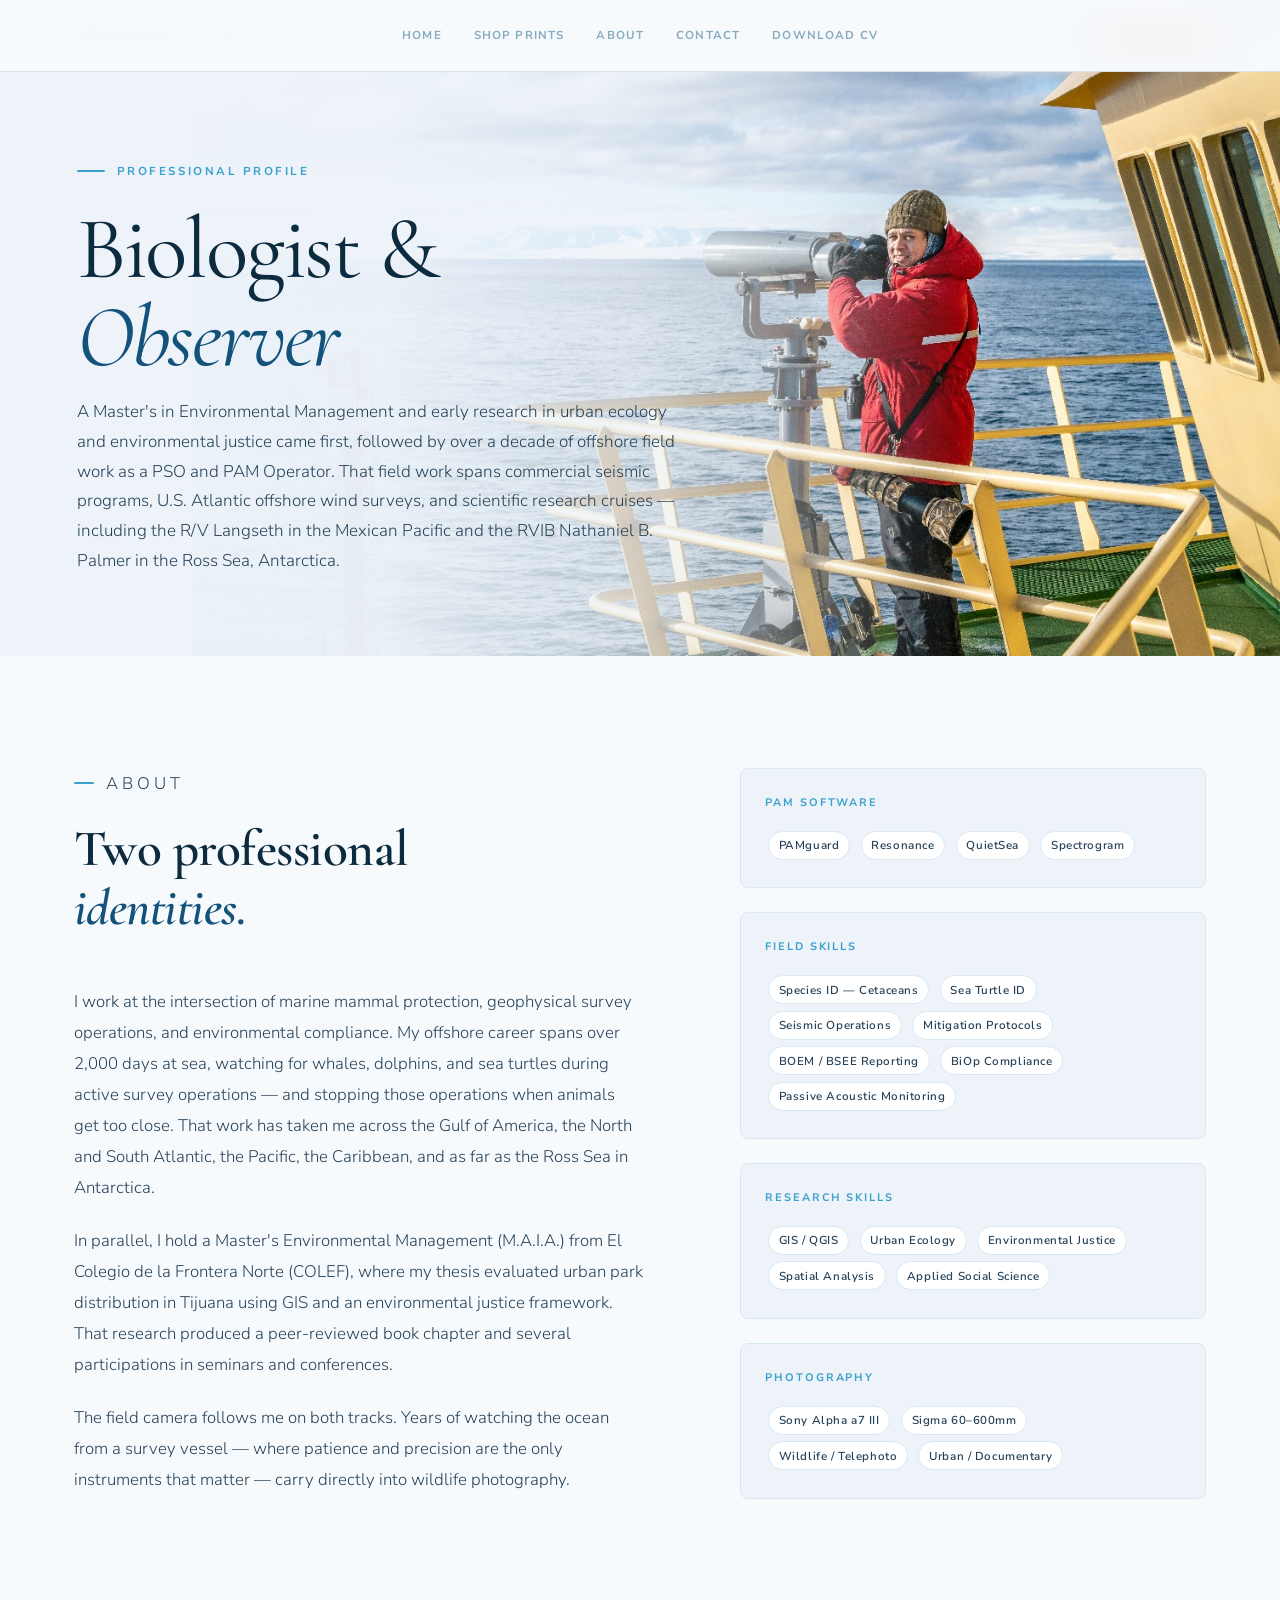
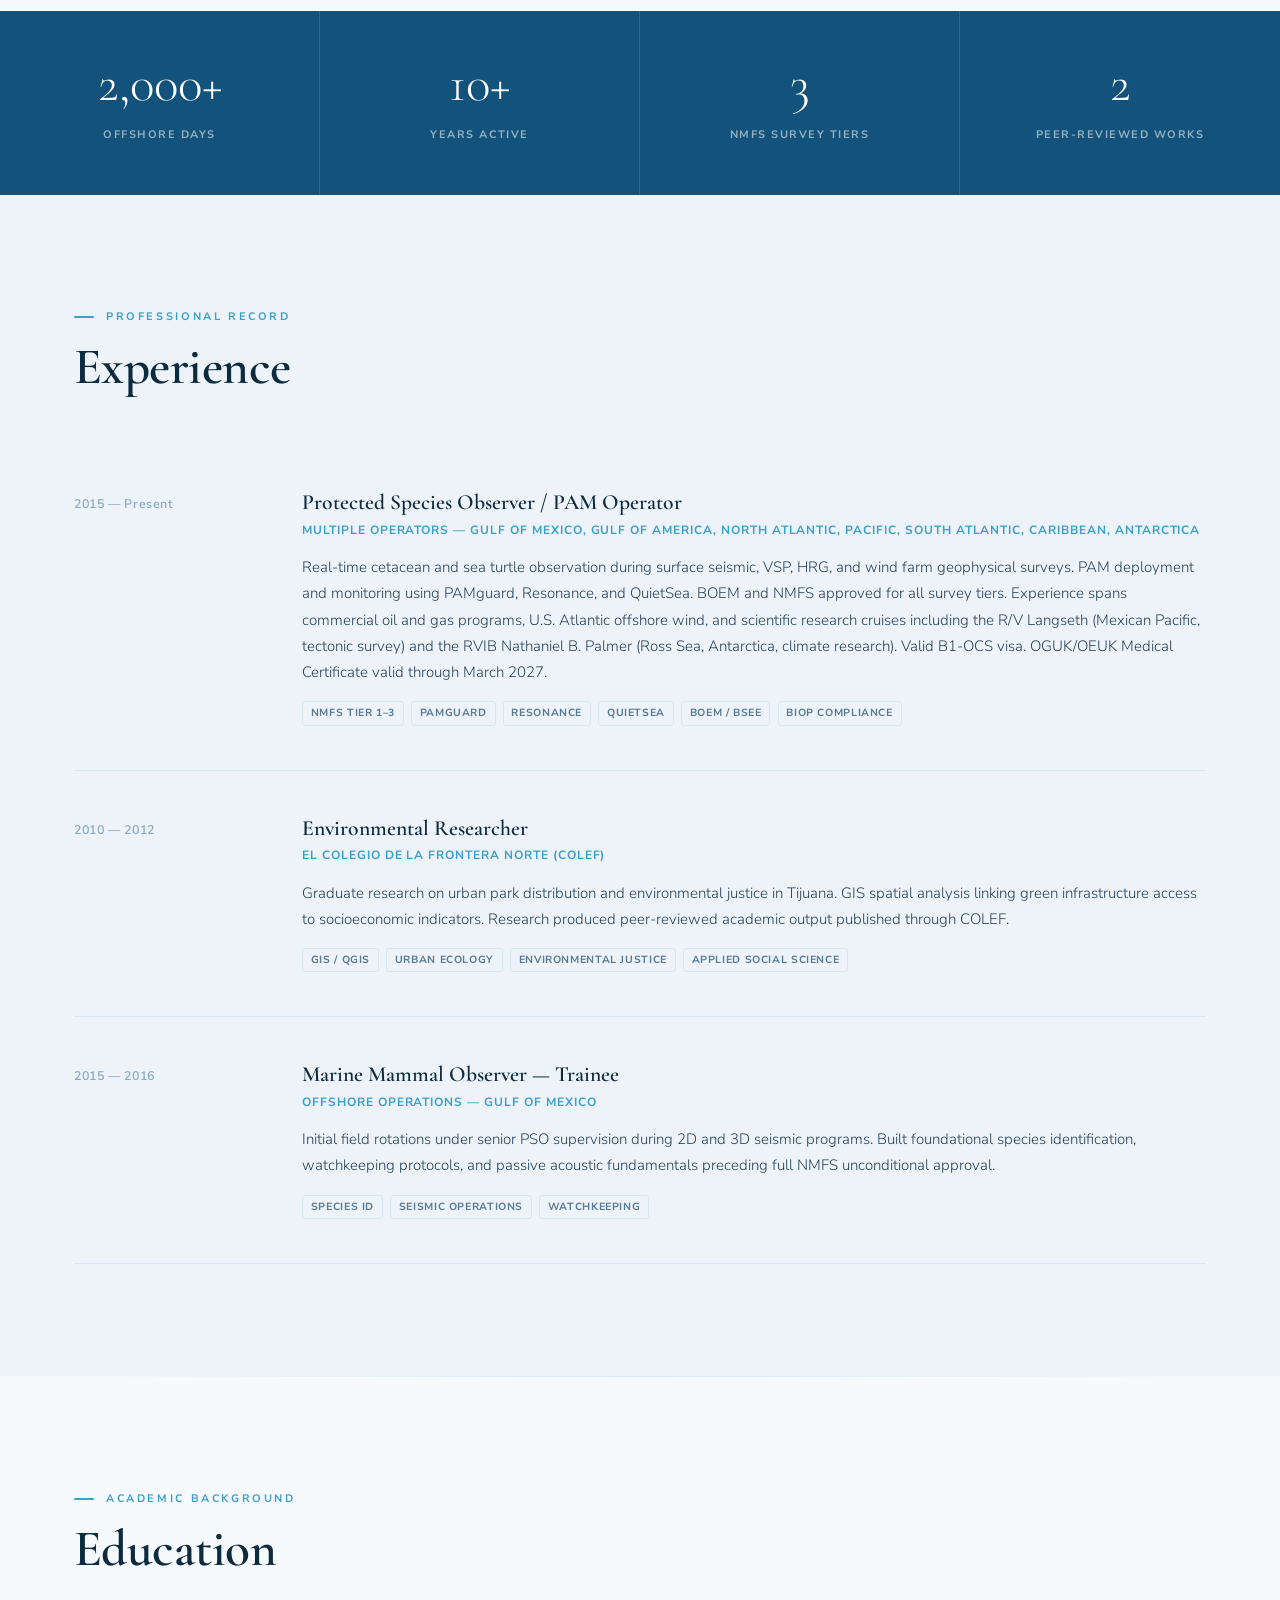
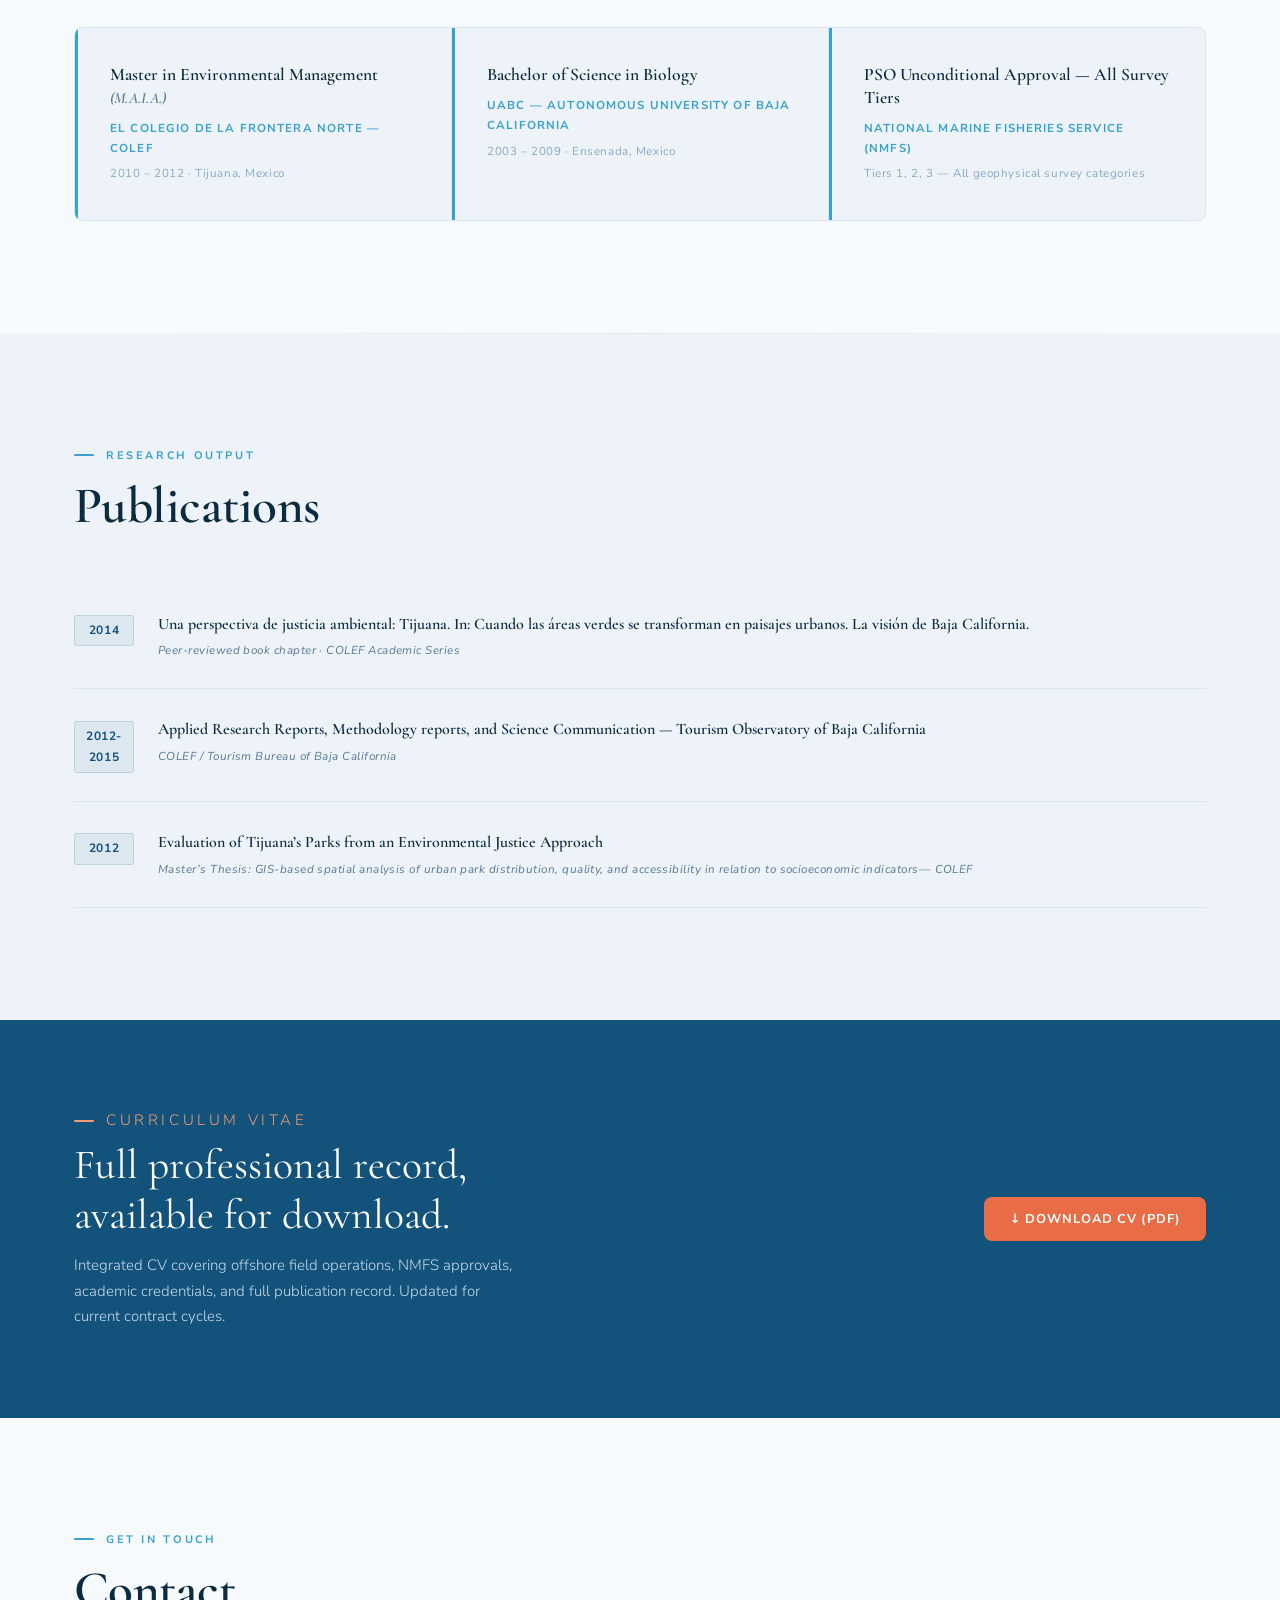
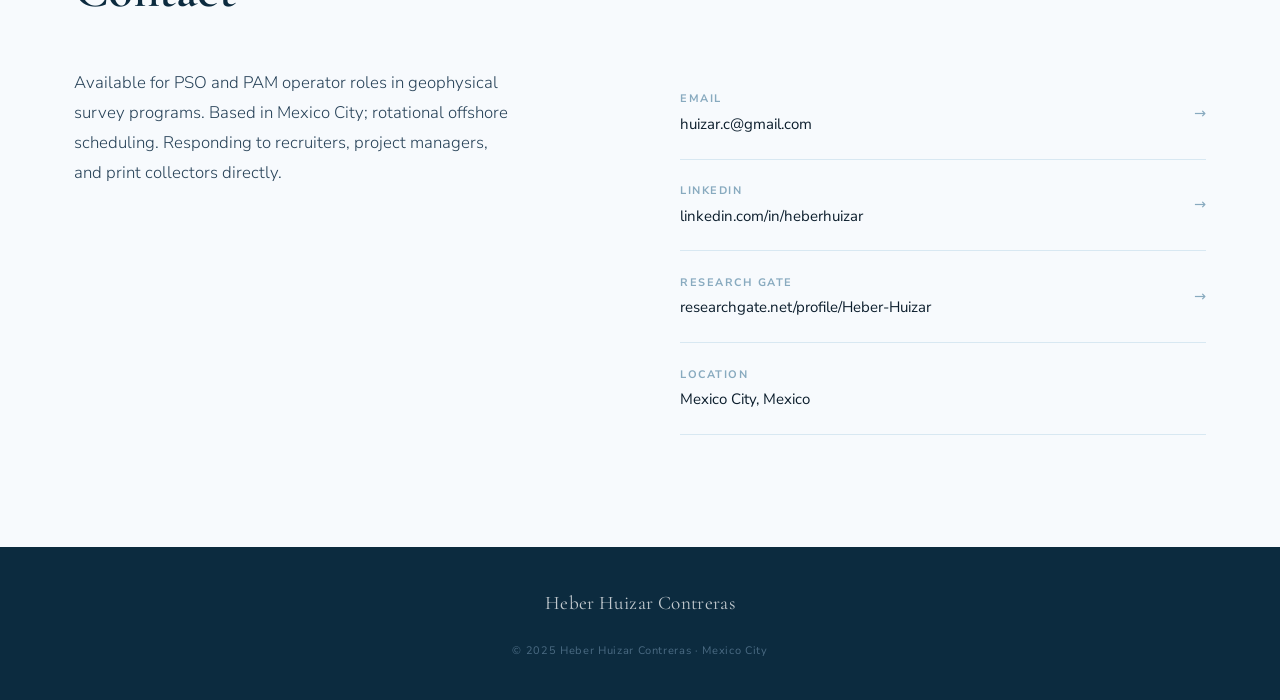
<file: about.html>
<!DOCTYPE html>
<html lang="en">
<head>
<meta charset="UTF-8">
<meta name="viewport" content="width=device-width, initial-scale=1.0">
<title>About — Heber Huizar Contreras</title>
<link rel="stylesheet" href="style.css">
<style>
/* ── ABOUT HERO ── */
#about-hero {
  min-height: 60vh;
  display: flex; flex-direction: column; justify-content: flex-end;
  padding: calc(var(--nav-h) + 5rem) clamp(1.5rem, 6vw, 5rem) 5rem;
  position: relative; overflow: hidden;
  background: var(--pearl);
}
.ahero-bg {
  position: absolute; inset: 0;
  background:
    linear-gradient(90deg,
      rgba(237,243,249,1) 0%,
      rgba(237,243,249,0.97) 30%,
      rgba(237,243,249,0.7) 50%,
      rgba(237,243,249,0.0) 75%),
    url('heber-portrait.jpg') 100% center / 85% auto no-repeat, 
    #edf3f9;
}
.ahero-content { position: relative; z-index: 1; max-width: var(--max-w); margin: 0 auto; width: 100%; }
.ahero-eyebrow {
  display: inline-flex; align-items: center; gap: 0.75rem;
  font-size: 0.72rem; font-weight: 700; letter-spacing: 0.22em; text-transform: uppercase;
  color: var(--shallow); margin-bottom: 1.5rem;
}
.ahero-eyebrow::before { content: ''; width: 28px; height: 2px; background: var(--shallow); border-radius: 2px; }
.ahero-title {
  font-family: var(--serif);
  font-size: clamp(2.8rem, 7vw, 5.5rem);
  font-weight: 400; line-height: 1.0; color: var(--deep);
  letter-spacing: -0.025em; margin-bottom: 1rem;
}
.ahero-title em { font-style: italic; color: var(--ocean); }
.ahero-sub { font-size: 1.0625rem; font-weight: 300; color: var(--ink-mid); max-width: 60ch; line-height: 1.75; }

/* ── ABOUT BODY ── */
#about-body { background: var(--foam); }
.about-grid { display: grid; grid-template-columns: 1.1fr 0.9fr; gap: 6rem; align-items: start; }
.about-text p { color: var(--ink-mid); font-size: 1.05rem; font-weight: 300; line-height: 1.85; margin-bottom: 1.35rem; }
.about-text p:last-child { margin-bottom: 0; }

.about-sidebar { display: flex; flex-direction: column; gap: 1.5rem; }

.sidebar-card {
  background: var(--pearl); border: 1px solid var(--mist);
  border-radius: var(--r); padding: 1.5rem;
}
.sidebar-card-title {
  font-size: 0.68rem; font-weight: 700; letter-spacing: 0.18em; text-transform: uppercase;
  color: var(--shallow); margin-bottom: 1rem;
}
.skill-tag {
  display: inline-block;
  font-size: 0.72rem; font-weight: 600; letter-spacing: 0.05em;
  border: 1px solid var(--mist); color: var(--ink-mid);
  background: #fff; padding: 0.3em 0.85em; border-radius: 99px; margin: 0.2rem;
}

/* ── STATS BAR ── */
#stats-bar { background: var(--ocean); }
.stats-row { display: grid; grid-template-columns: repeat(4, 1fr); }
.stat-item { padding: 3rem 2rem; border-right: 1px solid rgba(255,255,255,0.12); text-align: center; }
.stat-item:last-child { border-right: none; }
.stat-n { font-family: var(--serif); font-size: 3.2rem; font-weight: 300; color: #fff; line-height: 1; display: block; margin-bottom: 0.5rem; }
.stat-l { font-size: 0.68rem; font-weight: 700; letter-spacing: 0.14em; text-transform: uppercase; color: rgba(255,255,255,0.55); }

/* ── EXPERIENCE ── */
#experience { background: var(--pearl); }
.exp-list { display: flex; flex-direction: column; }
.exp-item { display: grid; grid-template-columns: 180px 1fr; gap: 3rem; padding: 2.75rem 0; border-bottom: 1px solid var(--mist); }
.exp-period { font-size: 0.78rem; font-weight: 600; color: var(--ink-dim); letter-spacing: 0.05em; padding-top: 0.25rem; }
.exp-title { font-family: var(--serif); font-size: 1.35rem; font-weight: 600; color: var(--deep); margin-bottom: 0.2rem; line-height: 1.25; }
.exp-org { font-size: 0.75rem; font-weight: 700; letter-spacing: 0.08em; text-transform: uppercase; color: var(--shallow); margin-bottom: 0.85rem; }
.exp-body { font-size: 0.9375rem; color: var(--ink-mid); font-weight: 300; line-height: 1.75; }
.exp-tags { display: flex; flex-wrap: wrap; gap: 0.45rem; margin-top: 1rem; }
.exp-tag { font-size: 0.65rem; font-weight: 700; letter-spacing: 0.06em; text-transform: uppercase; color: var(--ink-lt); border: 1px solid var(--mist); padding: 0.2em 0.75em; border-radius: 3px; }

/* ── EDUCATION ── */
#education { background: var(--foam); }
.edu-grid { display: grid; grid-template-columns: repeat(3, 1fr); gap: 1px; background: var(--mist); border: 1px solid var(--mist); border-radius: var(--r); overflow: hidden; }
.edu-card { background: var(--pearl); padding: 2.25rem 2rem; border-left: 3px solid var(--shallow); }
.edu-degree { font-family: var(--serif); font-size: 1.1rem; font-weight: 600; color: var(--deep); margin-bottom: 0.5rem; line-height: 1.3; }
.edu-institution { font-size: 0.72rem; font-weight: 700; letter-spacing: 0.1em; text-transform: uppercase; color: var(--shallow); margin-bottom: 0.35rem; }
.edu-year { font-size: 0.72rem; color: var(--ink-dim); letter-spacing: 0.05em; }

/* ── PUBLICATIONS ── */
#publications { background: var(--pearl); }
.pub-list { display: flex; flex-direction: column; }
.pub-item { display: grid; grid-template-columns: 60px 1fr; gap: 1.5rem; padding: 1.75rem 0; border-bottom: 1px solid var(--mist); align-items: start; }
.pub-year {
  font-size: 0.75rem; font-weight: 700; letter-spacing: 0.05em;
  color: var(--ocean); background: rgba(19,82,122,0.07);
  border: 1px solid rgba(19,82,122,0.15);
  padding: 0.35em 0; text-align: center; border-radius: 3px; margin-top: 0.2rem;
}
.pub-title { font-family: var(--serif); font-size: 1.0rem; font-weight: 600; color: var(--deep); margin-bottom: 0.3rem; line-height: 1.5; }
.pub-source { font-size: 0.72rem; color: var(--ink-lt); letter-spacing: 0.04em; font-style: italic; }

/* ── CV SECTION ── */
#cv-section { background: var(--ocean); }
.cv-inner { max-width: var(--max-w); margin: 0 auto; padding: 5.5rem clamp(1.5rem, 5vw, 4rem); display: flex; align-items: center; justify-content: space-between; gap: 3rem; flex-wrap: wrap; }
.cv-text h2 { font-family: var(--serif); font-size: clamp(1.8rem, 3.5vw, 2.6rem); font-weight: 400; color: #fff; margin-bottom: 0.75rem; line-height: 1.2; }
.cv-text p { font-size: 0.9375rem; color: var(--cloud); font-weight: 300; max-width: 50ch; line-height: 1.7; }
.cv-buttons { display: flex; gap: 1rem; flex-wrap: wrap; align-items: center; }

/* ── CONTACT ── */
#contact { background: var(--foam); }
.contact-grid { display: grid; grid-template-columns: 1fr 1fr; gap: 5rem; align-items: start; }
.contact-intro { font-size: 1.05rem; color: var(--ink-mid); font-weight: 300; line-height: 1.8; max-width: 44ch; }
.contact-links { display: flex; flex-direction: column; }
.contact-link {
  display: flex; align-items: center; justify-content: space-between;
  padding: 1.35rem 0; border-bottom: 1px solid var(--mist);
  text-decoration: none; transition: padding-left 0.2s;
}
.contact-link:hover { padding-left: 0.5rem; }
.contact-link-label { font-size: 0.68rem; font-weight: 700; letter-spacing: 0.14em; text-transform: uppercase; color: var(--ink-dim); margin-bottom: 0.15rem; }
.contact-link-val { font-size: 0.9375rem; color: var(--ink); font-weight: 400; }
.contact-link:hover .contact-link-val { color: var(--ocean); }
.c-arrow { color: var(--ink-dim); font-size: 0.9rem; }

@media (max-width: 900px) {
  .about-grid { grid-template-columns: 1fr; gap: 3rem; }
  .stats-row { grid-template-columns: 1fr 1fr; }
  .stat-item:nth-child(2) { border-right: none; }
  .exp-item { grid-template-columns: 1fr; gap: 0.4rem; }
  .edu-grid { grid-template-columns: 1fr; }
  .contact-grid { grid-template-columns: 1fr; gap: 3rem; }
  .cv-inner { flex-direction: column; }
}
</style>
</head>
<body>

<nav>
  <a href="index.html" class="nav-logo">
    Heber Huizar Contreras
    <span>Marine Biologist · PSO · PAM Operator</span>
  </a>
  <ul class="nav-links">
    <li><a href="index.html">Home</a></li>
    <li><a href="about.html" class="active">About</a></li>
    <li><a href="gallery.html" class="nav-shop-btn">Shop Prints</a></li>
  </ul>
</nav>

<!-- HERO -->
<header id="about-hero">
  <div class="ahero-bg"></div>
  <div class="ahero-content">
    <p class="ahero-eyebrow">Professional Profile</p>
    <h1 class="ahero-title">Biologist &amp;<br><em>Observer</em></h1>
    <p class="ahero-sub">A Master's in Environmental Management and early research in urban ecology and environmental justice came first, followed by over a decade of offshore field work as a PSO and PAM Operator. That field work spans commercial seismic programs, U.S. Atlantic offshore wind surveys, and scientific research cruises — including the R/V Langseth in the Mexican Pacific and the RVIB Nathaniel B. Palmer in the Ross Sea, Antarctica.</p>
  </div>
</header>

<!-- ABOUT -->
<section id="about-body">
  <div class="section-wrap">
    <div class="about-grid">
      <div class="about-text reveal">
        <p class="section-eyebrow">About</p>
        <h2 class="section-title">Two professional<br><em>identities.</em></h2>
        <p>I work at the intersection of marine mammal protection, geophysical survey operations, and environmental compliance. My offshore career spans over 2,000 days at sea, watching for whales, dolphins, and sea turtles during active survey operations — and stopping those operations when animals get too close. That work has taken me across the Gulf of America, the North and South Atlantic, the Pacific, the Caribbean, and as far as the Ross Sea in Antarctica.</p>
        <p>In parallel, I hold a Master's Environmental Management (M.A.I.A.) from El Colegio de la Frontera Norte (COLEF), where my thesis evaluated urban park distribution in Tijuana using GIS and an environmental justice framework. That research produced a peer-reviewed book chapter and several participations in seminars and conferences.</p>
        <p>The field camera follows me on both tracks. Years of watching the ocean from a survey vessel — where patience and precision are the only instruments that matter — carry directly into wildlife photography.</p>
      </div>
      <div class="about-sidebar reveal reveal-delay-1">
        <div class="sidebar-card">
          <p class="sidebar-card-title">PAM Software</p>
          <span class="skill-tag">PAMguard</span>
          <span class="skill-tag">Resonance</span>
          <span class="skill-tag">QuietSea</span>
          <span class="skill-tag">Spectrogram</span>
        </div>
        <div class="sidebar-card">
          <p class="sidebar-card-title">Field Skills</p>
          <span class="skill-tag">Species ID — Cetaceans</span>
          <span class="skill-tag">Sea Turtle ID</span>
          <span class="skill-tag">Seismic Operations</span>
          <span class="skill-tag">Mitigation Protocols</span>
          <span class="skill-tag">BOEM / BSEE Reporting</span>
          <span class="skill-tag">BiOp Compliance</span>
          <span class="skill-tag">Passive Acoustic Monitoring</span>
        </div>
        <div class="sidebar-card">
          <p class="sidebar-card-title">Research Skills</p>
          <span class="skill-tag">GIS / QGIS</span>
          <span class="skill-tag">Urban Ecology</span>
          <span class="skill-tag">Environmental Justice</span>
          <span class="skill-tag">Spatial Analysis</span>
          <span class="skill-tag">Applied Social Science</span>
        </div>
        <div class="sidebar-card">
          <p class="sidebar-card-title">Photography</p>
          <span class="skill-tag">Sony Alpha a7 III</span>
          <span class="skill-tag">Sigma 60–600mm</span>
          <span class="skill-tag">Wildlife / Telephoto</span>
          <span class="skill-tag">Urban / Documentary</span>
        </div>
      </div>
    </div>
  </div>
</section>

<!-- STATS -->
<div id="stats-bar">
  <div class="stats-row">
    <div class="stat-item reveal">
      <span class="stat-n">2,000+</span>
      <span class="stat-l">Offshore Days</span>
    </div>
    <div class="stat-item reveal reveal-delay-1">
      <span class="stat-n">10+</span>
      <span class="stat-l">Years Active</span>
    </div>
    <div class="stat-item reveal reveal-delay-2">
      <span class="stat-n">3</span>
      <span class="stat-l">NMFS Survey Tiers</span>
    </div>
    <div class="stat-item reveal reveal-delay-3">
      <span class="stat-n">2</span>
      <span class="stat-l">Peer-reviewed Works</span>
    </div>
  </div>
</div>

<!-- EXPERIENCE -->
<section id="experience">
  <div class="section-wrap">
    <p class="section-eyebrow">Professional Record</p>
    <h2 class="section-title">Experience</h2>
    <div class="exp-list">

      <div class="exp-item reveal">
        <div class="exp-period">2015 — Present</div>
        <div>
          <div class="exp-title">Protected Species Observer / PAM Operator</div>
          <div class="exp-org">Multiple Operators — Gulf of Mexico, Gulf of America, North Atlantic, Pacific, South Atlantic, Caribbean, Antarctica</div>
          <p class="exp-body">Real-time cetacean and sea turtle observation during surface seismic, VSP, HRG, and wind farm geophysical surveys. PAM deployment and monitoring using PAMguard, Resonance, and QuietSea. BOEM and NMFS approved for all survey tiers. Experience spans commercial oil and gas programs, U.S. Atlantic offshore wind, and scientific research cruises including the R/V Langseth (Mexican Pacific, tectonic survey) and the RVIB Nathaniel B. Palmer (Ross Sea, Antarctica, climate research). Valid B1-OCS visa. OGUK/OEUK Medical Certificate valid through March 2027.</p>
          <div class="exp-tags">
            <span class="exp-tag">NMFS Tier 1–3</span>
            <span class="exp-tag">PAMguard</span>
            <span class="exp-tag">Resonance</span>
            <span class="exp-tag">QuietSea</span>
            <span class="exp-tag">BOEM / BSEE</span>
            <span class="exp-tag">BiOp Compliance</span>
          </div>
        </div>
      </div>

      <div class="exp-item reveal reveal-delay-1">
        <div class="exp-period">2010 — 2012</div>
        <div>
          <div class="exp-title">Environmental Researcher</div>
          <div class="exp-org">El Colegio de la Frontera Norte (COLEF)</div>
          <p class="exp-body">Graduate research on urban park distribution and environmental justice in Tijuana. GIS spatial analysis linking green infrastructure access to socioeconomic indicators. Research produced peer-reviewed academic output published through COLEF.</p>
          <div class="exp-tags">
            <span class="exp-tag">GIS / QGIS</span>
            <span class="exp-tag">Urban Ecology</span>
            <span class="exp-tag">Environmental Justice</span>
            <span class="exp-tag">Applied Social Science</span>
          </div>
        </div>
      </div>

      <div class="exp-item reveal reveal-delay-2">
        <div class="exp-period">2015 — 2016</div>
        <div>
          <div class="exp-title">Marine Mammal Observer — Trainee</div>
          <div class="exp-org">Offshore Operations — Gulf of Mexico</div>
          <p class="exp-body">Initial field rotations under senior PSO supervision during 2D and 3D seismic programs. Built foundational species identification, watchkeeping protocols, and passive acoustic fundamentals preceding full NMFS unconditional approval.</p>
          <div class="exp-tags">
            <span class="exp-tag">Species ID</span>
            <span class="exp-tag">Seismic Operations</span>
            <span class="exp-tag">Watchkeeping</span>
          </div>
        </div>
      </div>

    </div>
  </div>
</section>

<div class="rule"></div>

<!-- EDUCATION -->
<section id="education">
  <div class="section-wrap">
    <p class="section-eyebrow">Academic Background</p>
    <h2 class="section-title">Education</h2>
    <div class="edu-grid">
      <div class="edu-card reveal">
        <div class="edu-degree">Master in Environmental Management <em style="font-style:italic;color:var(--ink-lt);font-size:0.88em;">(M.A.I.A.)</em></div>
        <div class="edu-institution">El Colegio de la Frontera Norte — COLEF</div>
        <div class="edu-year">2010 – 2012 · Tijuana, Mexico</div>
      </div>
      <div class="edu-card reveal reveal-delay-1">
        <div class="edu-degree">Bachelor of Science in Biology</div>
        <!-- UPDATE: replace institution name below -->
        <div class="edu-institution">UABC — Autonomous University of Baja California</div>
        <div class="edu-year">2003 – 2009 · Ensenada, Mexico</div>
      </div>
      <div class="edu-card reveal reveal-delay-2">
        <div class="edu-degree">PSO Unconditional Approval — All Survey Tiers</div>
        <div class="edu-institution">National Marine Fisheries Service (NMFS)</div>
        <div class="edu-year">Tiers 1, 2, 3 — All geophysical survey categories</div>
      </div>
    </div>
  </div>
</section>

<div class="rule"></div>

<!-- PUBLICATIONS -->
<section id="publications">
  <div class="section-wrap">
    <p class="section-eyebrow">Research Output</p>
    <h2 class="section-title">Publications</h2>
    <div class="pub-list">
      <div class="pub-item reveal">
        <div class="pub-year">2014</div>
        <div>
          <!-- UPDATE: replace with exact title -->
          <p class="pub-title">Una perspectiva de justicia ambiental: Tijuana. In: Cuando las áreas verdes se transforman en paisajes urbanos. La visión de Baja California.</p>
          <p class="pub-source">Peer-reviewed book chapter · COLEF Academic Series</p>
        </div>
      </div>
      <div class="pub-item reveal reveal-delay-1">
        <div class="pub-year">2012-2015</div>
        <div>
          <!-- UPDATE: replace with exact title -->
          <p class="pub-title">Applied Research Reports, Methodology reports, and Science Communication — Tourism Observatory of Baja California </p>
          <p class="pub-source">COLEF / Tourism Bureau of Baja California</p>
        </div>
      </div>
      <div class="pub-item reveal reveal-delay-2">
        <div class="pub-year">2012</div>
        <div>
          <p class="pub-title">Evaluation of Tijuana’s Parks from an Environmental Justice Approach</p>
          <p class="pub-source">Master’s Thesis: GIS-based spatial analysis of urban park distribution, quality, and accessibility in relation to socioeconomic indicators— COLEF</p>
        </div>
      </div>
    </div>
  </div>
</section>

<!-- CV DOWNLOAD -->
<div id="cv-section">
  <div class="cv-inner">
    <div class="cv-text">
      <p class="section-eyebrow light" style="margin-bottom:0.5rem;">Curriculum Vitae</p>
      <h2>Full professional record,<br>available for download.</h2>
      <p>Integrated CV covering offshore field operations, NMFS approvals, academic credentials, and full publication record. Updated for current contract cycles.</p>
    </div>
    <div class="cv-buttons">
      <!-- UPDATE: set href to actual PDF path -->
      <a href="CV_HEBER_HUIZAR_PSO_PAM_2026.pdf" class="btn btn-sunset" download>↓ Download CV (PDF)</a>
    </div>
  </div>
</div>

<!-- CONTACT -->
<section id="contact">
  <div class="section-wrap">
    <p class="section-eyebrow">Get in Touch</p>
    <h2 class="section-title">Contact</h2>
    <div class="contact-grid">
      <div class="reveal">
        <p class="contact-intro">Available for PSO and PAM operator roles in geophysical survey programs. Based in Mexico City; rotational offshore scheduling. Responding to recruiters, project managers, and print collectors directly.</p>
      </div>
      <div class="contact-links reveal reveal-delay-1">
        <!-- UPDATE: replace all placeholder values -->
        <a href="mailto:huizar.c@gmail.com" class="contact-link">
          <div>
            <div class="contact-link-label">Email</div>
            <div class="contact-link-val">huizar.c@gmail.com</div>
          </div>
          <span class="c-arrow">→</span>
        </a>
        <a href="https://www.linkedin.com/in/heberhuizar" class="contact-link" target="_blank" rel="noopener">
          <div>
            <div class="contact-link-label">LinkedIn</div>
            <div class="contact-link-val">linkedin.com/in/heberhuizar</div>
          </div>
          <span class="c-arrow">→</span>
        </a>
        <a href="https://www.researchgate.net/profile/Heber-Huizar" class="contact-link" target="_blank" rel="noopener">
          <div>
            <div class="contact-link-label">RESEARCH GATE</div>
            <div class="contact-link-val">researchgate.net/profile/Heber-Huizar</div>
          </div>
          <span class="c-arrow">→</span>
        </a>
        <div class="contact-link" style="cursor:default;">
          <div>
            <div class="contact-link-label">Location</div>
            <div class="contact-link-val">Mexico City, Mexico</div>
          </div>
        </div>
      </div>
    </div>
  </div>
</section>

<footer>
  <div class="footer-logo">Heber Huizar Contreras</div>
  <nav class="footer-nav">
    <a href="index.html">Home</a>
    <a href="gallery.html">Shop Prints</a>
    <a href="about.html">About</a>
    <a href="#contact">Contact</a>
    <a href="CV_HEBER_HUIZAR_PSO_PAM_2026.pdf" download>Download CV</a>
  </nav>
  <span class="footer-copy">© 2025 Heber Huizar Contreras · Mexico City</span>
</footer>

<script>
const revealEls = document.querySelectorAll('.reveal');
const obs = new IntersectionObserver(entries => {
  entries.forEach(e => { if (e.isIntersecting) { e.target.classList.add('visible'); obs.unobserve(e.target); }});
}, { threshold: 0.08 });
revealEls.forEach(el => obs.observe(el));
</script>
</body>
</html>
</file>
<file: style.css>
/* ═══════════════════════════════════════════════════════
   HEBER HUIZAR CONTRERAS — Ocean Portfolio
   Palette: deep sea → shallows → horizon → sunset → clouds
═══════════════════════════════════════════════════════ */
@import url('https://fonts.googleapis.com/css2?family=Cormorant+Garamond:ital,wght@0,300;0,400;0,600;1,300;1,400;1,600&family=Nunito+Sans:wght@300;400;600;700&display=swap');

:root {
  --foam:      #f7fafd;
  --pearl:     #edf3f9;
  --mist:      #d8e8f2;
  --deep:      #0c2b3f;
  --ocean:     #13527a;
  --mid:       #1b78a5;
  --shallow:   #3aa0cc;
  --horizon:   #78c3de;
  --coral:     #e86d46;
  --peach:     #f29d74;
  --golden:    #f0bc50;
  --blush:     #f5d9c0;
  --cloud:     #c5dae8;
  --silver:    #8dafc4;
  --slate:     #4a6a82;
  --ink:       #0c1e2d;
  --ink-mid:   #274258;
  --ink-lt:    #587a92;
  --ink-dim:   #88aabf;
  --border:    rgba(19, 82, 122, 0.13);
  --border-lt: rgba(19, 82, 122, 0.07);
  --serif: 'Cormorant Garamond', Georgia, serif;
  --sans:  'Nunito Sans', system-ui, sans-serif;
  --nav-h: 72px;
  --max-w: 1260px;
  --r: 8px;
}

*, *::before, *::after { box-sizing: border-box; margin: 0; padding: 0; }
html { scroll-behavior: smooth; font-size: 16px; }
body {
  background: var(--foam);
  color: var(--ink);
  font-family: var(--sans);
  font-size: 1.0625rem;
  line-height: 1.75;
  overflow-x: hidden;
}
::selection { background: var(--shallow); color: #fff; }

/* ── NAV ── */
nav {
  position: fixed; top: 0; left: 0; right: 0;
  height: var(--nav-h);
  display: flex; align-items: center; justify-content: space-between;
  padding: 0 clamp(1.5rem, 5vw, 4rem);
  background: rgba(247, 250, 253, 0.93);
  backdrop-filter: blur(18px);
  border-bottom: 1px solid var(--border);
  z-index: 200;
}

.nav-logo {
  font-family: var(--serif);
  font-size: 1.3rem;
  font-weight: 600;
  color: var(--ocean);
  text-decoration: none;
  letter-spacing: 0.01em;
  line-height: 1;
}
.nav-logo span {
  display: block;
  font-family: var(--sans);
  font-size: 0.58rem;
  font-weight: 700;
  letter-spacing: 0.2em;
  text-transform: uppercase;
  color: var(--ink-lt);
  margin-top: 3px;
}

.nav-links { display: flex; gap: 1.75rem; list-style: none; align-items: center; }
.nav-links a {
  font-size: 0.76rem;
  font-weight: 700;
  letter-spacing: 0.06em;
  text-transform: uppercase;
  color: var(--ink-mid);
  text-decoration: none;
  transition: color 0.2s;
}
.nav-links a:hover,
.nav-links a.active { color: var(--ocean); }

.nav-shop-btn {
  background: var(--coral) !important;
  color: #fff !important;
  padding: 0.45em 1.3em;
  border-radius: 99px;
  transition: background 0.2s, transform 0.15s !important;
}
.nav-shop-btn:hover { background: #c8562f !important; transform: translateY(-1px); }

/* ── SECTION BASE ── */
.section-wrap {
  max-width: var(--max-w);
  margin: 0 auto;
  padding: 7rem clamp(1.5rem, 5vw, 4rem);
}

.section-eyebrow {
  font-size: 0.68rem;
  font-weight: 700;
  letter-spacing: 0.24em;
  text-transform: uppercase;
  color: var(--shallow);
  margin-bottom: 0.75rem;
  display: flex; align-items: center; gap: 0.75rem;
}
.section-eyebrow::before {
  content: '';
  width: 20px; height: 2px;
  background: var(--shallow);
  border-radius: 2px;
}

.section-title {
  font-family: var(--serif);
  font-size: clamp(2rem, 4.5vw, 3.2rem);
  font-weight: 600;
  color: var(--deep);
  line-height: 1.15;
  margin-bottom: 3rem;
  letter-spacing: -0.01em;
}
.section-title em { font-style: italic; color: var(--ocean); }

/* on dark backgrounds */
.section-title.light { color: #fff; }
.section-title.light em { color: var(--peach); }
.section-eyebrow.light { color: var(--peach); }
.section-eyebrow.light::before { background: var(--peach); }

.rule {
  height: 1px;
  background: linear-gradient(90deg, transparent, var(--mist), transparent);
  margin: 0 clamp(1.5rem, 5vw, 4rem);
}

/* ── BUTTONS ── */
.btn {
  display: inline-flex; align-items: center; gap: 0.55rem;
  font-family: var(--sans);
  font-size: 0.8rem;
  font-weight: 700;
  letter-spacing: 0.07em;
  text-transform: uppercase;
  padding: 0.85em 2em;
  border-radius: var(--r);
  text-decoration: none;
  transition: all 0.2s;
  cursor: pointer; border: none;
}
.btn-primary { background: var(--ocean); color: #fff; }
.btn-primary:hover { background: var(--deep); transform: translateY(-2px); box-shadow: 0 8px 24px rgba(19,82,122,0.25); }
.btn-sunset { background: var(--coral); color: #fff; }
.btn-sunset:hover { background: #c8562f; transform: translateY(-2px); box-shadow: 0 8px 24px rgba(232,109,70,0.3); }
.btn-ghost {
  background: transparent;
  color: var(--ocean);
  border: 1.5px solid var(--border);
}
.btn-ghost:hover { border-color: var(--ocean); background: rgba(19,82,122,0.05); }

/* ── FOOTER ── */
footer {
  background: var(--deep);
  color: var(--cloud);
  padding: 2.5rem clamp(1.5rem, 5vw, 4rem);
  display: flex;
  flex-direction: column;
  align-items: center;
  gap: 1.25rem;
}
.footer-logo {
  font-family: var(--serif);
  font-size: 1.2rem;
  color: rgba(255,255,255,0.75);
  letter-spacing: 0.02em;
}
.footer-nav { display: flex; gap: 2rem; flex-wrap: wrap; justify-content: center; }
.footer-nav a {
  font-size: 0.72rem;
  font-weight: 700;
  letter-spacing: 0.1em;
  text-transform: uppercase;
  color: var(--ink-dim);
  text-decoration: none;
  transition: color 0.2s;
}
.footer-nav a:hover { color: var(--peach); }
.footer-copy {
  font-size: 0.68rem;
  color: var(--slate);
  letter-spacing: 0.06em;
}

/* ── REVEAL ANIMATION ── */
.reveal {
  opacity: 0;
  transform: translateY(28px);
  transition: opacity 0.75s ease, transform 0.75s ease;
}
.reveal.visible { opacity: 1; transform: none; }
.reveal-delay-1 { transition-delay: 0.1s; }
.reveal-delay-2 { transition-delay: 0.2s; }
.reveal-delay-3 { transition-delay: 0.3s; }

/* ── LIGHTBOX ── */
.lightbox {
  position: fixed; inset: 0;
  background: rgba(10, 22, 35, 0.97);
  z-index: 1000;
  display: none;
  align-items: center;
  justify-content: center;
  padding: 2rem;
}
.lightbox.active { display: flex; }
.lightbox img { max-width: 90vw; max-height: 85vh; object-fit: contain; border-radius: 4px; }
.lightbox-caption {
  position: absolute; bottom: 2rem; left: 50%; transform: translateX(-50%);
  font-size: 0.72rem; letter-spacing: 0.12em; text-transform: uppercase;
  color: var(--ink-dim); white-space: nowrap;
}
.lb-close {
  position: absolute; top: 1.5rem; right: 1.5rem;
  width: 42px; height: 42px;
  border: 1px solid rgba(255,255,255,0.15);
  background: none; color: var(--ink-dim);
  font-size: 1rem; cursor: pointer;
  display: flex; align-items: center; justify-content: center;
  border-radius: var(--r);
  transition: color 0.2s, border-color 0.2s;
}
.lb-close:hover { color: var(--peach); border-color: var(--peach); }
.lb-nav {
  position: absolute; top: 50%; transform: translateY(-50%);
  width: 46px; height: 46px;
  border: 1px solid rgba(255,255,255,0.15);
  background: none; color: var(--ink-dim);
  font-size: 1.2rem; cursor: pointer;
  display: flex; align-items: center; justify-content: center;
  border-radius: var(--r);
  transition: color 0.2s, border-color 0.2s;
}
.lb-nav:hover { color: var(--peach); border-color: var(--peach); }
.lb-prev { left: 1.5rem; }
.lb-next { right: 1.5rem; }

@media (max-width: 768px) {
  .nav-links { display: none; }
}
</file>
